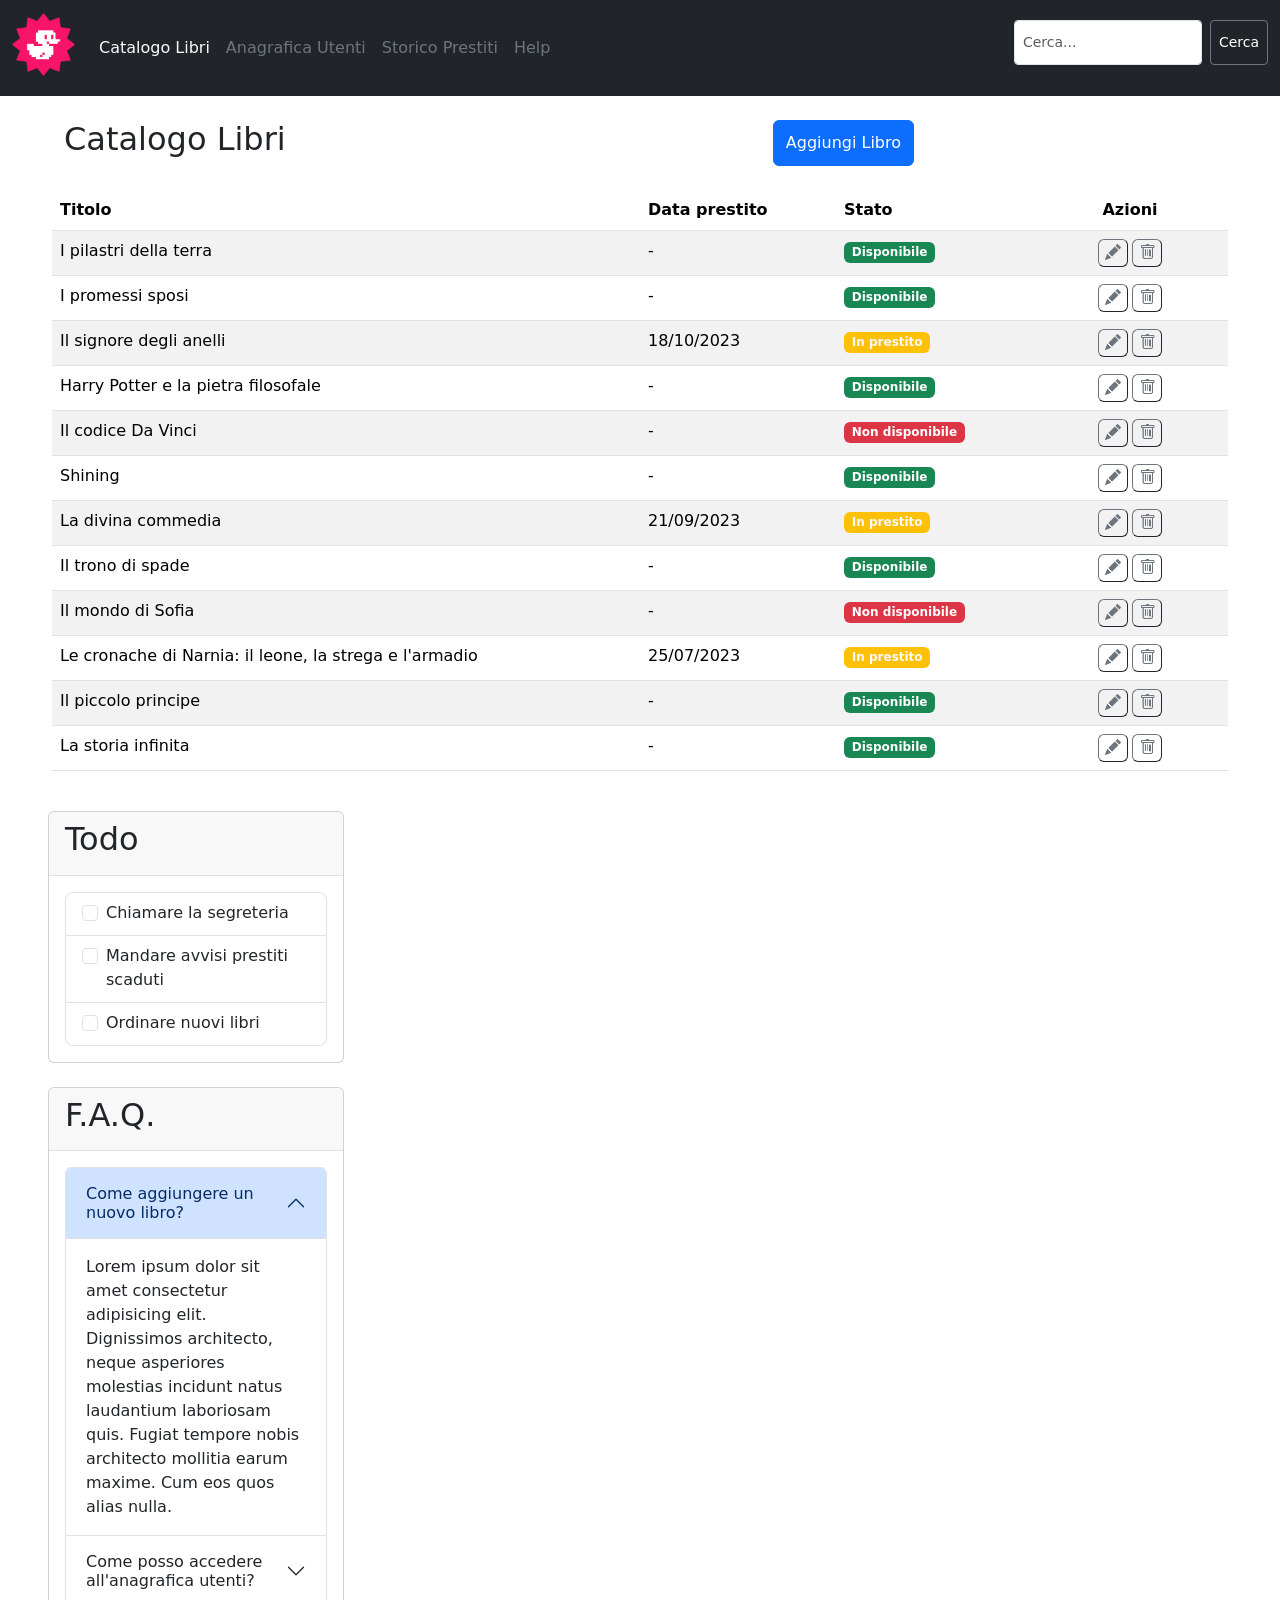
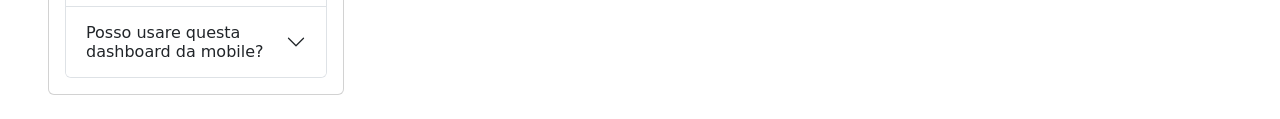
<file: index.html>
<!DOCTYPE html>
<html lang="en">

<head>
    <meta charset="UTF-8">
    <meta name="viewport" content="width=device-width, initial-scale=1.0">
    <title>Bootstrap Dashboard</title>
    <link rel="stylesheet" href="https://cdn.jsdelivr.net/npm/bootstrap-icons@1.11.0/font/bootstrap-icons.css">
    <link href="https://cdn.jsdelivr.net/npm/bootstrap@5.3.8/dist/css/bootstrap.min.css" rel="stylesheet"
        integrity="sha384-sRIl4kxILFvY47J16cr9ZwB07vP4J8+LH7qKQnuqkuIAvNWLzeN8tE5YBujZqJLB" crossorigin="anonymous">
    <link rel="stylesheet" href="style/index.css">
</head>

<body>
    <header>
        <div class="bg-dark">
            <nav class="navbar navbar-expand-lg">
                <div class="container-fluid top">
                    <a class="navbar-brand to-home" href="./index.html"><img class="paperella" src="img/duck.png"
                            alt="Paperella"></a>

                    <button class="navbar-toggler" type="button" data-bs-toggle="collapse" data-bs-target="#navbarNav"
                        aria-controls="navbarNav" aria-expanded="false" aria-label="Toggle navigation">
                        <span class="navbar-toggler-icon"></span>
                    </button>

                    <div class="collapse navbar-collapse" id="navbarNav">
                        <ul class="navbar-nav">
                            <li class="nav-item">
                                <a class="nav-link active text-light" href="#">Catalogo Libri</a>
                            </li>
                            <li class="nav-item">
                                <a class="nav-link text-secondary" href="#">Anagrafica Utenti</a>
                            </li>
                            <li class="nav-item">
                                <a class="nav-link text-secondary" href="#">Storico Prestiti</a>
                            </li>
                            <li class="nav-item">
                                <a class="nav-link text-secondary" href="#">Help</a>
                            </li>
                        </ul>
                    </div>
                    <!-- FORM Cerca -->
                    <div class="d-none d-lg-flex col-lg-3">
                        <form class="d-flex justify-content-flex-end gap-2">
                            <label for="searchbook" class="form-label">Cerca Libro</label>
                            <input type="text" class="form-control form-control-sm" aria-describedby="searchbook"
                                placeholder="Cerca...">
                            <button type="submit" class="btn btn-dark border-secondary btn-sm">Cerca</button>
                        </form>
                    </div>
                </div>
            </nav>
        </div>
    </header>
    <main>
        <div class="contaner mx-5">
            <div class="row">
                <div class="col-lg-9">
                    <div class="d-flex justify-content-between py-4 px-3">
                        <h2 class="fw-light">Catalogo Libri</h2>
                        <!-- LINK a pagina
                        <a href="new-book.html"><button class="fw-lighter bg-primary text-white rounded border-0 p-2">Aggiungi Libro</button></a>
                         -->
                        <button class="btn btn-primary" type="button" data-bs-toggle="offcanvas"
                            data-bs-target="#offcanvasNuovoLibro" aria-controls="offcanvasNuovoLibro">
                            Aggiungi Libro
                        </button>
                        <div class="offcanvas offcanvas-end w-lg-50" tabindex="-1" id="offcanvasNuovoLibro"
                            aria-labelledby="offcanvasNuovoLibroLabel">
                            <div class="offcanvas-header border-bottom">
                                <h5 class="offcanvas-title" id="offcanvasNuovoLibroLabel">Nuovo Libro</h5>
                                <button type="button" class="btn-close" data-bs-dismiss="offcanvas"
                                    aria-label="Close"></button>
                            </div>
                            <div class="offcanvas-body">
                                <!-- FORM -->
                                <form class="container mt-4">
                                    <!-- TITOLO -->
                                    <div class="row">
                                        <div class="">
                                            <h3>Nuovo Libro</h3>
                                        </div>
                                    </div>
                                    <!-- Nome e Cognome autore -->
                                    <div class="row mt-4">
                                        <div class="col-6">
                                            <label for="AuthorFirstName" class="form-label">Nome Autore</label>
                                            <textarea class="form-control " id="AuthorFirstName" rows="1"
                                                placeholder="Inserisci il nome dell'autore"></textarea>
                                        </div>
                                        <div class="col-6">
                                            <label for="AuthorLastName" class="form-label">Cognome Autore</label>
                                            <textarea class="form-control " id="AuthorLastName" rows="1" required
                                                placeholder="Inserisci il cognome dell'autore"></textarea>
                                        </div>
                                    </div>
                                    <!-- Titolo libro -->
                                    <div class="row mt-4">
                                        <div class="col">
                                            <label for="BookTitle" class="form-label">Titolo</label>
                                            <textarea class="form-control " id="BookTitle" rows="1"
                                                placeholder="Inserisci il titolo del libro" required></textarea>
                                            <div id="BookTitle" class="form-text">Titolo versione italiana</div>
                                        </div>
                                    </div>
                                    <!-- Genere anno e ISBN -->
                                    <div class="row mt-4">
                                        <!-- Genere Libro -->
                                        <div class="col-12 col-lg-4">
                                            <label for="BookGenre" class="form-label">Genere</label>
                                            <select class="form-select" aria-label="Default select example">
                                                <option selected>Scegli il genere</option>
                                                <option value="narrativa">Narrativa Contemporanea</option>
                                                <option value="giallo">Giallo e Investigativo</option>
                                                <option value="thriller">Thriller e Noir</option>
                                                <option value="fantasy">Fantasy</option>
                                                <option value="fantascienza">Fantascienza</option>
                                                <option value="horror">Horror</option>
                                                <option value="romance">Rosa / Romance</option>
                                                <option value="storico">Romanzo Storico</option>
                                                <option value="biografia">Biografia e Memorie</option>
                                                <option value="saggistica">Saggistica</option>
                                                <option value="classici">Classici</option>
                                                <option value="avventura">Avventura</option>
                                            </select>
                                        </div>
                                        <!-- Anno di Pubblicazione -->
                                        <div class="col-12 mt-4 col-lg-4">
                                            <label for="ReleaseDate" class="form-label">Anno di Pubblicazione</label>
                                            <textarea class="form-control" id="ReleaseDate" rows="1" pattern="[0-9]+"
                                                placeholder="Inserisci l'anno"></textarea>
                                        </div>
                                        <!-- ISBN# -->
                                        <div class="col-12 mt-4 col-lg-4">
                                            <label for="ISBN" class="form-label">ISBN#</label>
                                            <textarea class="form-control " id="ISBN" rows="1" required
                                                placeholder="Inserisci il codice ISBN#"></textarea>
                                        </div>
                                    </div>
                                    <!-- Una riga -->
                                    <div class="row mt-4"></div>
                                    <hr>
                                    <!-- Note -->
                                    <div class="row mt-4">
                                        <div class="col">
                                            <label for="Note" class="form-label">Note</label>
                                            <textarea class="form-control " id="Note" rows="3"
                                                placeholder="Inserisci eventuali note sul libro"></textarea>
                                        </div>
                                    </div>
                                    <!-- Checkbox per versione libro anche in digitale -->
                                    <div class="row mt-4"></div>
                                    <div class="form-check">
                                        <input class="form-check-input" type="checkbox" value="" id="checkDefault">
                                        <label class="form-check-label" for="checkDefault">
                                            Disponibile anche in digitale
                                        </label>
                                    </div>
                                    <!-- Bottone submit "Aggiungi Libro" -->
                                    <div class="row mt-4 mb-5">
                                        <div class="col">
                                            <button class="btn btn-primary" type="submit">Aggiungi Libro</button>
                                        </div>
                                    </div>
                                </form>
                            </div>
                        </div>
                    </div>
                </div>
                <!-- Tabella -->
                <div class="px-3">
                    <table class="table table-tertiary table-striped fw-light">
                        <thead>
                            <tr>
                                <th scope="col" class="col-6 col-md-6 col-lg-6">Titolo</th>
                                <th scope="col" class="d-none d-md-table-cell col-md-2">Data prestito</th>
                                <th scope="col" class="col-4 col-md-2">Stato</th>
                                <th scope="col" class="col-2 text-center col-md-2">Azioni</th>
                            </tr>
                        </thead>
                        <tbody>
                            <tr>
                                <td>I pilastri della terra</td>
                                <td class="d-none d-md-table-cell">-</td>
                                <td><span class="badge bg-success">Disponibile</span></td>
                                <td>
                                    <div class="d-flex justify-content-center gap-1">
                                        <button type="button"
                                            class="rounded text-secondary border-secondary border-1 bg-transparent"
                                            title="Modifica">
                                            <i class="bi bi-pencil-fill"></i>
                                        </button>
                                        <button type="button"
                                            class="rounded text-secondary border-secondary border-1 bg-transparent"
                                            title="Elimina">
                                            <i class="bi bi-trash"></i>
                                        </button>
                                    </div>
                                </td>
                            </tr>
                            <tr>
                                <td>I promessi sposi</td>
                                <td class="d-none d-md-table-cell">-</td>
                                <td><span class="badge bg-success">Disponibile</span></td>
                                <td>
                                    <div class="d-flex justify-content-center gap-1">
                                        <button type="button"
                                            class="rounded text-secondary border-secondary border-1 bg-transparent"
                                            title="Modifica">
                                            <i class="bi bi-pencil-fill"></i>
                                        </button>
                                        <button type="button"
                                            class="rounded text-secondary border-secondary border-1 bg-transparent"
                                            title="Elimina">
                                            <i class="bi bi-trash"></i>
                                        </button>
                                    </div>
                                </td>
                            </tr>
                            <tr>
                                <td>Il signore degli anelli</td>
                                <td class="d-none d-md-table-cell">18/10/2023</td>
                                <td><span class="badge bg-warning text-light">In prestito</span></td>
                                <td>
                                    <div class="d-flex justify-content-center gap-1">
                                        <button type="button"
                                            class="rounded text-secondary border-secondary border-1 bg-transparent"
                                            title="Modifica">
                                            <i class="bi bi-pencil-fill"></i>
                                        </button>
                                        <button type="button"
                                            class="rounded text-secondary border-secondary border-1 bg-transparent"
                                            title="Elimina">
                                            <i class="bi bi-trash"></i>
                                        </button>
                                    </div>
                                </td>
                            </tr>
                            <tr>
                                <td>Harry Potter e la pietra filosofale</td>
                                <td class="d-none d-md-table-cell">-</td>
                                <td><span class="badge bg-success">Disponibile</span></td>
                                <td>
                                    <div class="d-flex justify-content-center gap-1">
                                        <button type="button"
                                            class="rounded text-secondary border-secondary border-1 bg-transparent"
                                            title="Modifica">
                                            <i class="bi bi-pencil-fill"></i>
                                        </button>
                                        <button type="button"
                                            class="rounded text-secondary border-secondary border-1 bg-transparent"
                                            title="Elimina">
                                            <i class="bi bi-trash"></i>
                                        </button>
                                    </div>
                                </td>
                            </tr>
                            <tr>
                                <td>Il codice Da Vinci</td>
                                <td class="d-none d-md-table-cell">-</td>
                                <td><span class="badge bg-danger">Non disponibile</span></td>
                                <td>
                                    <div class="d-flex justify-content-center gap-1">
                                        <button type="button"
                                            class="rounded text-secondary border-secondary border-1 bg-transparent"
                                            title="Modifica">
                                            <i class="bi bi-pencil-fill"></i>
                                        </button>
                                        <button type="button"
                                            class="rounded text-secondary border-secondary border-1 bg-transparent"
                                            title="Elimina">
                                            <i class="bi bi-trash"></i>
                                        </button>
                                    </div>
                                </td>
                            </tr>
                            <tr>
                                <td>Shining</td>
                                <td class="d-none d-md-table-cell">-</td>
                                <td><span class="badge bg-success">Disponibile</span></td>
                                <td class="">
                                    <div class="d-flex justify-content-center gap-1">
                                        <button type="button"
                                            class="rounded text-secondary border-secondary border-1 bg-transparent"
                                            title="Modifica">
                                            <i class="bi bi-pencil-fill"></i>
                                        </button>
                                        <button type="button"
                                            class="rounded text-secondary border-secondary border-1 bg-transparent"
                                            title="Elimina">
                                            <i class="bi bi-trash"></i>
                                        </button>
                                    </div>
                                </td>
                            </tr>
                            <tr>
                                <td>La divina commedia</td>
                                <td class="d-none d-md-table-cell">21/09/2023</td>
                                <td><span class="badge bg-warning text-light">In prestito</span></td>
                                <td>
                                    <div class="d-flex justify-content-center gap-1">
                                        <button type="button"
                                            class="rounded text-secondary border-secondary border-1 bg-transparent"
                                            title="Modifica">
                                            <i class="bi bi-pencil-fill"></i>
                                        </button>
                                        <button type="button"
                                            class="rounded text-secondary border-secondary border-1 bg-transparent"
                                            title="Elimina">
                                            <i class="bi bi-trash"></i>
                                        </button>
                                    </div>
                                </td>
                            </tr>
                            <tr>
                                <td>Il trono di spade</td>
                                <td class="d-none d-md-table-cell">-</td>
                                <td><span class="badge bg-success">Disponibile</span></td>
                                <td>
                                    <div class="d-flex justify-content-center gap-1">
                                        <button type="button"
                                            class="rounded text-secondary border-secondary border-1 bg-transparent"
                                            title="Modifica">
                                            <i class="bi bi-pencil-fill"></i>
                                        </button>
                                        <button type="button"
                                            class="rounded text-secondary border-secondary border-1 bg-transparent"
                                            title="Elimina">
                                            <i class="bi bi-trash"></i>
                                        </button>
                                    </div>
                                </td>
                            </tr>
                            <tr>
                                <td>Il mondo di Sofia</td>
                                <td class="d-none d-md-table-cell">-</td>
                                <td><span class="badge bg-danger">Non disponibile</span></td>
                                <td class="">
                                    <div class="d-flex justify-content-center gap-1">
                                        <button type="button"
                                            class="rounded text-secondary border-secondary border-1 bg-transparent"
                                            title="Modifica">
                                            <i class="bi bi-pencil-fill"></i>
                                        </button>
                                        <button type="button"
                                            class="rounded text-secondary border-secondary border-1 bg-transparent"
                                            title="Elimina">
                                            <i class="bi bi-trash"></i>
                                        </button>
                                    </div>
                                </td>
                            </tr>
                            <tr>
                                <td>Le cronache di Narnia: il leone, la strega e l'armadio</td>
                                <td class="d-none d-md-table-cell">25/07/2023</td>
                                <td><span class="badge bg-warning text-light">In prestito</span></td>
                                <td>
                                    <div class="d-flex justify-content-center gap-1">
                                        <button type="button"
                                            class="rounded text-secondary border-secondary border-1 bg-transparent"
                                            title="Modifica">
                                            <i class="bi bi-pencil-fill"></i>
                                        </button>
                                        <button type="button"
                                            class="rounded text-secondary border-secondary border-1 bg-transparent"
                                            title="Elimina">
                                            <i class="bi bi-trash"></i>
                                        </button>
                                    </div>
                                </td>
                            </tr>
                            <tr>
                                <td>Il piccolo principe</td>
                                <td class="d-none d-md-table-cell">-</td>
                                <td><span class="badge bg-success">Disponibile</span></td>
                                <td>
                                    <div class="d-flex justify-content-center gap-1">
                                        <button type="button"
                                            class="rounded text-secondary border-secondary border-1 bg-transparent"
                                            title="Modifica">
                                            <i class="bi bi-pencil-fill"></i>
                                        </button>
                                        <button type="button"
                                            class="rounded text-secondary border-secondary border-1 bg-transparent"
                                            title="Elimina">
                                            <i class="bi bi-trash"></i>
                                        </button>
                                    </div>
                                </td>
                            </tr>
                            <tr>
                                <td>La storia infinita</td>
                                <td class="d-none d-md-table-cell">-</td>
                                <td><span class="badge bg-success">Disponibile</span></td>
                                <td>
                                    <div class="d-flex justify-content-center gap-1">
                                        <button type="button"
                                            class="rounded text-secondary border-secondary border-1 bg-transparent"
                                            title="Modifica">
                                            <i class="bi bi-pencil-fill"></i>
                                        </button>
                                        <button type="button"
                                            class="rounded text-secondary border-secondary border-1 bg-transparent"
                                            title="Elimina">
                                            <i class="bi bi-trash"></i>
                                        </button>
                                    </div>
                                </td>
                            </tr>
                        </tbody>
                    </table>
                </div>
            </div>
            <!-- SCHEDE -->
            <div class="cards col-lg-3">
                <!-- TOOD -->
                <div class="card my-4 fw-light">
                    <div class="card-header border-bottom">
                        <h2 class="card-title fw-light">Todo</h2>
                    </div>
                    <div class="card-body">
                        <ul class="list-group list-group-flush border rounded-3">
                            <li class="list-group-item">
                                <div class="form-check">
                                    <input class="form-check-input" type="checkbox" value="" id="check1">
                                    <label class="form-check-label" for="check1">
                                        Chiamare la segreteria
                                    </label>
                                </div>
                            </li>
                            <li class="list-group-item">
                                <div class="form-check">
                                    <input class="form-check-input" type="checkbox" value="" id="check2">
                                    <label class="form-check-label" for="check2">
                                        Mandare avvisi prestiti scaduti
                                    </label>
                                </div>
                            </li>
                            <li class="list-group-item">
                                <div class="form-check">
                                    <input class="form-check-input" type="checkbox" value="" id="check3">
                                    <label class="form-check-label" for="check3">
                                        Ordinare nuovi libri
                                    </label>
                                </div>
                            </li>
                        </ul>
                    </div>
                </div>
                <!-- F.A.Q. -->
                <div class="card my-4 fw-light">
                    <div class="card-header border-bottom">
                        <h2 class="card-title fw-light">F.A.Q.</h2>
                    </div>
                    <div class="card-body">
                        <div class="accordion" id="accordionExample">
                            <div class="accordion-item">
                                <h2 class="accordion-header">
                                    <button class="accordion-button" type="button" data-bs-toggle="collapse"
                                        data-bs-target="#collapseOne" aria-expanded="true" aria-controls="collapseOne">
                                        Come aggiungere un nuovo libro?
                                    </button>
                                </h2>
                                <div id="collapseOne" class="accordion-collapse collapse show"
                                    data-bs-parent="#accordionExample">
                                    <div class="accordion-body">
                                        Lorem ipsum dolor sit amet consectetur adipisicing elit. Dignissimos
                                        architecto,
                                        neque asperiores molestias incidunt natus laudantium laboriosam quis. Fugiat
                                        tempore nobis architecto mollitia earum maxime. Cum eos quos alias nulla.
                                    </div>
                                </div>
                            </div>
                            <div class="accordion-item">
                                <h2 class="accordion-header">
                                    <button class="accordion-button collapsed" type="button" data-bs-toggle="collapse"
                                        data-bs-target="#collapseTwo" aria-expanded="false" aria-controls="collapseTwo">
                                        Come posso accedere all'anagrafica utenti?
                                    </button>
                                </h2>
                                <div id="collapseTwo" class="accordion-collapse collapse"
                                    data-bs-parent="#accordionExample">
                                    <div class="accordion-body">
                                        Lorem ipsum dolor sit amet, consectetur adipisicing elit. Asperiores ipsam
                                        debitis quaerat labore! Enim dicta obcaecati aperiam ducimus qui id vel
                                        veniam
                                        natus quia perferendis consectetur, culpa sint accusamus sunt.
                                    </div>
                                </div>
                            </div>
                            <div class="accordion-item">
                                <h2 class="accordion-header">
                                    <button class="accordion-button collapsed" type="button" data-bs-toggle="collapse"
                                        data-bs-target="#collapseThree" aria-expanded="false"
                                        aria-controls="collapseThree">
                                        Posso usare questa dashboard da mobile?
                                    </button>
                                </h2>
                                <div id="collapseThree" class="accordion-collapse collapse"
                                    data-bs-parent="#accordionExample">
                                    <div class="accordion-body">
                                        Lorem ipsum dolor sit amet consectetur adipisicing elit. Recusandae nobis
                                        optio
                                        totam! Exercitationem quasi necessitatibus error, libero repudiandae
                                        similique,
                                        ipsum est fugit iusto enim nihil aliquid quibusdam sit et quis.
                                    </div>
                                </div>
                            </div>
                        </div>
                    </div>
                </div>
            </div>
        </div>
        </div>
    </main>
    <script src="https://cdn.jsdelivr.net/npm/bootstrap@5.3.8/dist/js/bootstrap.bundle.min.js"
        integrity="sha384-FKyoEForCGlyvwx9Hj09JcYn3nv7wiPVlz7YYwJrWVcXK/BmnVDxM+D2scQbITxI"
        crossorigin="anonymous"></script>
</body>

</html>
</file>
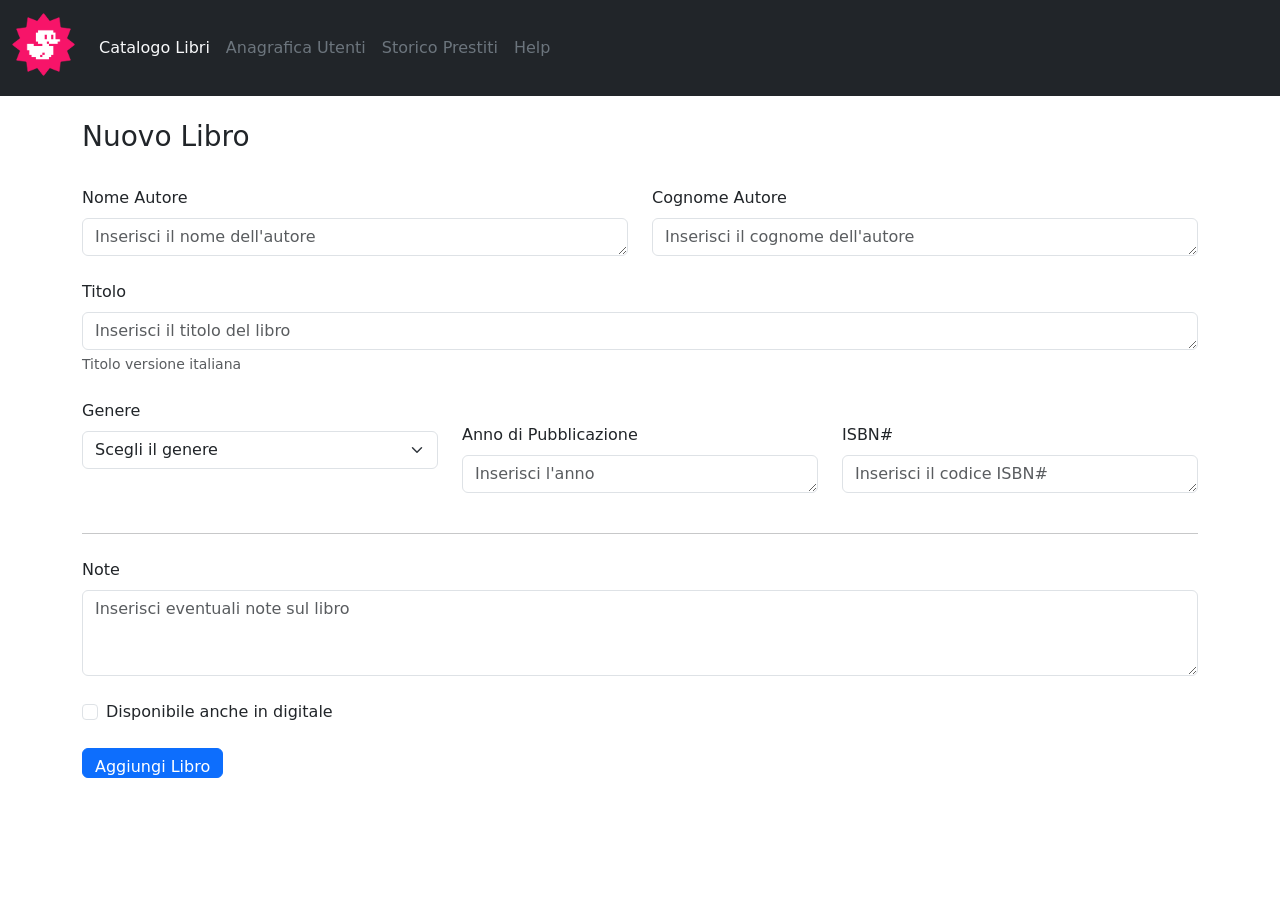
<file: new-book.html>
<!DOCTYPE html>
<html lang="en">

<head>
    <meta charset="UTF-8">
    <meta name="viewport" content="width=device-width, initial-scale=1.0">
    <title>Bootstrap Dashboard</title>
    <link rel="stylesheet" href="https://cdn.jsdelivr.net/npm/bootstrap-icons@1.11.0/font/bootstrap-icons.css">
    <link href="https://cdn.jsdelivr.net/npm/bootstrap@5.3.8/dist/css/bootstrap.min.css" rel="stylesheet"
        integrity="sha384-sRIl4kxILFvY47J16cr9ZwB07vP4J8+LH7qKQnuqkuIAvNWLzeN8tE5YBujZqJLB" crossorigin="anonymous">
    <link rel="stylesheet" href="style/index.css">
</head>

<body>
    <header>
        <div class="bg-dark">
            <nav class="navbar navbar-expand-lg">
                <div class="container-fluid top">
                    <a class="navbar-brand to-home" href="./index.html"><img class="paperella" src="img/duck.png"
                            alt="Paperella"></a>

                    <button class="navbar-toggler" type="button" data-bs-toggle="collapse" data-bs-target="#navbarNav"
                        aria-controls="navbarNav" aria-expanded="false" aria-label="Toggle navigation">
                        <span class="navbar-toggler-icon"></span>
                    </button>

                    <div class="collapse navbar-collapse" id="navbarNav">
                        <ul class="navbar-nav">
                            <li class="nav-item">
                                <a class="nav-link active text-light" href="#">Catalogo Libri</a>
                            </li>
                            <li class="nav-item">
                                <a class="nav-link text-secondary" href="#">Anagrafica Utenti</a>
                            </li>
                            <li class="nav-item">
                                <a class="nav-link text-secondary" href="#">Storico Prestiti</a>
                            </li>
                            <li class="nav-item">
                                <a class="nav-link text-secondary" href="#">Help</a>
                            </li>
                        </ul>
                    </div>
                    <!-- FORM Cerca -->
                    <!-- <div class="d-none d-lg-flex col-lg-3">
                        <form class="d-flex justify-content-flex-end gap-2">
                            <label for="searchbook" class="form-label">Cerca Libro</label>
                            <input type="text" class="form-control form-control-sm" aria-describedby="searchbook"
                                placeholder="Cerca...">
                            <button type="submit" class="btn btn-dark border-secondary btn-sm">Cerca</button>
                        </form>
                    </div>  -->
                </div>
            </nav>
        </div>
    </header>
    <main>
        <!-- FORM -->
        <form class="container mt-4">
            <!-- TITOLO -->
            <div class="row">
                <div class="">
                    <h3>Nuovo Libro</h3>
                </div>
            </div>
            <!-- Nome e Cognome autore -->
            <div class="row mt-4">
                <div class="col-6">
                    <label for="AuthorFirstName" class="form-label">Nome Autore</label>
                    <textarea class="form-control " id="AuthorFirstName" rows="1"
                        placeholder="Inserisci il nome dell'autore"></textarea>
                </div>
                <div class="col-6">
                    <label for="AuthorLastName" class="form-label">Cognome Autore</label>
                    <textarea class="form-control " id="AuthorLastName" rows="1" required
                        placeholder="Inserisci il cognome dell'autore"></textarea>
                </div>
            </div>
            <!-- Titolo libro -->
            <div class="row mt-4">
                <div class="col">
                    <label for="BookTitle" class="form-label">Titolo</label>
                    <textarea class="form-control " id="BookTitle" rows="1"
                        placeholder="Inserisci il titolo del libro" required></textarea>
                    <div id="BookTitle" class="form-text">Titolo versione italiana</div>
                </div>
            </div>
            <!-- Genere anno e ISBN -->
            <div class="row mt-4">
                <!-- Genere Libro -->
                <div class="col-12 col-lg-4">
                    <label for="BookGenre" class="form-label">Genere</label>
                    <select class="form-select" aria-label="Default select example">
                        <option selected>Scegli il genere</option>
                        <option value="narrativa">Narrativa Contemporanea</option>
                        <option value="giallo">Giallo e Investigativo</option>
                        <option value="thriller">Thriller e Noir</option>
                        <option value="fantasy">Fantasy</option>
                        <option value="fantascienza">Fantascienza</option>
                        <option value="horror">Horror</option>
                        <option value="romance">Rosa / Romance</option>
                        <option value="storico">Romanzo Storico</option>
                        <option value="biografia">Biografia e Memorie</option>
                        <option value="saggistica">Saggistica</option>
                        <option value="classici">Classici</option>
                        <option value="avventura">Avventura</option>
                    </select>
                </div>
                <!-- Anno di Pubblicazione -->
                <div class="col-12 mt-4 col-lg-4">
                    <label for="ReleaseDate" class="form-label">Anno di Pubblicazione</label>
                    <textarea class="form-control" id="ReleaseDate" rows="1" pattern="[0-9]+"
                        placeholder="Inserisci l'anno"></textarea>
                </div>
                <!-- ISBN# -->
                <div class="col-12 mt-4 col-lg-4">
                    <label for="ISBN" class="form-label">ISBN#</label>
                    <textarea class="form-control " id="ISBN" rows="1" required
                        placeholder="Inserisci il codice ISBN#"></textarea>
                </div>
            </div>
            <!-- Una riga -->
            <div class="row mt-4"></div>
            <hr>
            </div>
            <!-- Note -->
            <div class="row mt-4">
                <div class="col">
                    <label for="Note" class="form-label">Note</label>
                    <textarea class="form-control " id="Note" rows="3"
                        placeholder="Inserisci eventuali note sul libro"></textarea>
                </div>
            </div>
            <!-- Checkbox per versione libro anche in digitale -->
            <div class="row mt-4"></div>
            <div class="form-check">
                <input class="form-check-input" type="checkbox" value="" id="checkDefault">
                <label class="form-check-label" for="checkDefault">
                    Disponibile anche in digitale
                </label>
            </div>
            </div>
            <!-- Bottone submit "Aggiungi Libro" -->
            <div class="row mt-4 mb-5">
                <div class="col">
                    <button class="btn btn-primary" type="submit">Aggiungi Libro</button>
                </div>
            </div>
        </form>
    </main>
    <script src="https://cdn.jsdelivr.net/npm/bootstrap@5.3.8/dist/js/bootstrap.bundle.min.js"
        integrity="sha384-FKyoEForCGlyvwx9Hj09JcYn3nv7wiPVlz7YYwJrWVcXK/BmnVDxM+D2scQbITxI"
        crossorigin="anonymous"></script>
</body>

</html>
</file>
<file: style/index.css>
/*HEADER*/
.top {
    height: 80px;
}
.to-home {
    height: 100%;
}
.paperella {
    height: 90%;
}
.navbar-toggler-icon {
    filter: invert(1);
}
.navbar-toggler {
    --bs-navbar-toggler-border-color: white;
}
form button {
    height: 80%;
}
form input {
    height: 80%;
}
.main-contain {
    max-width: 80%;
}
</file>
